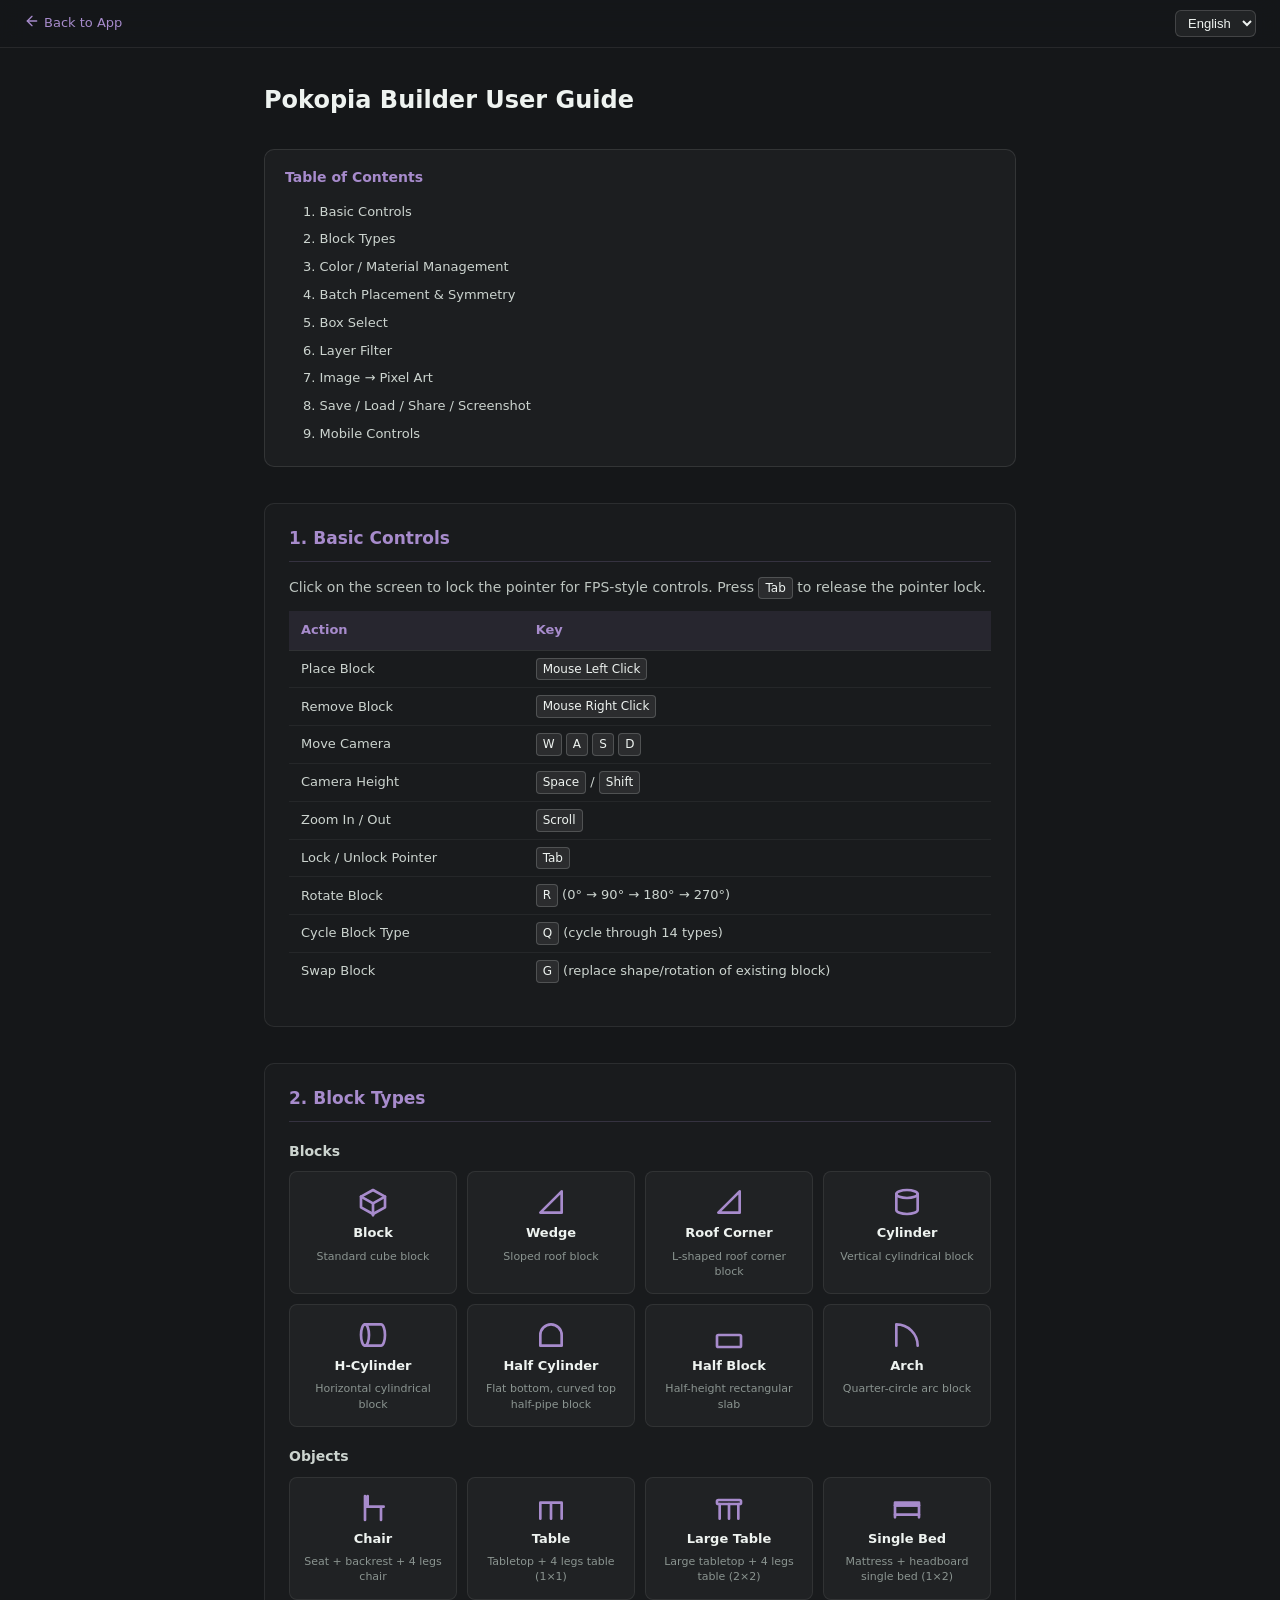
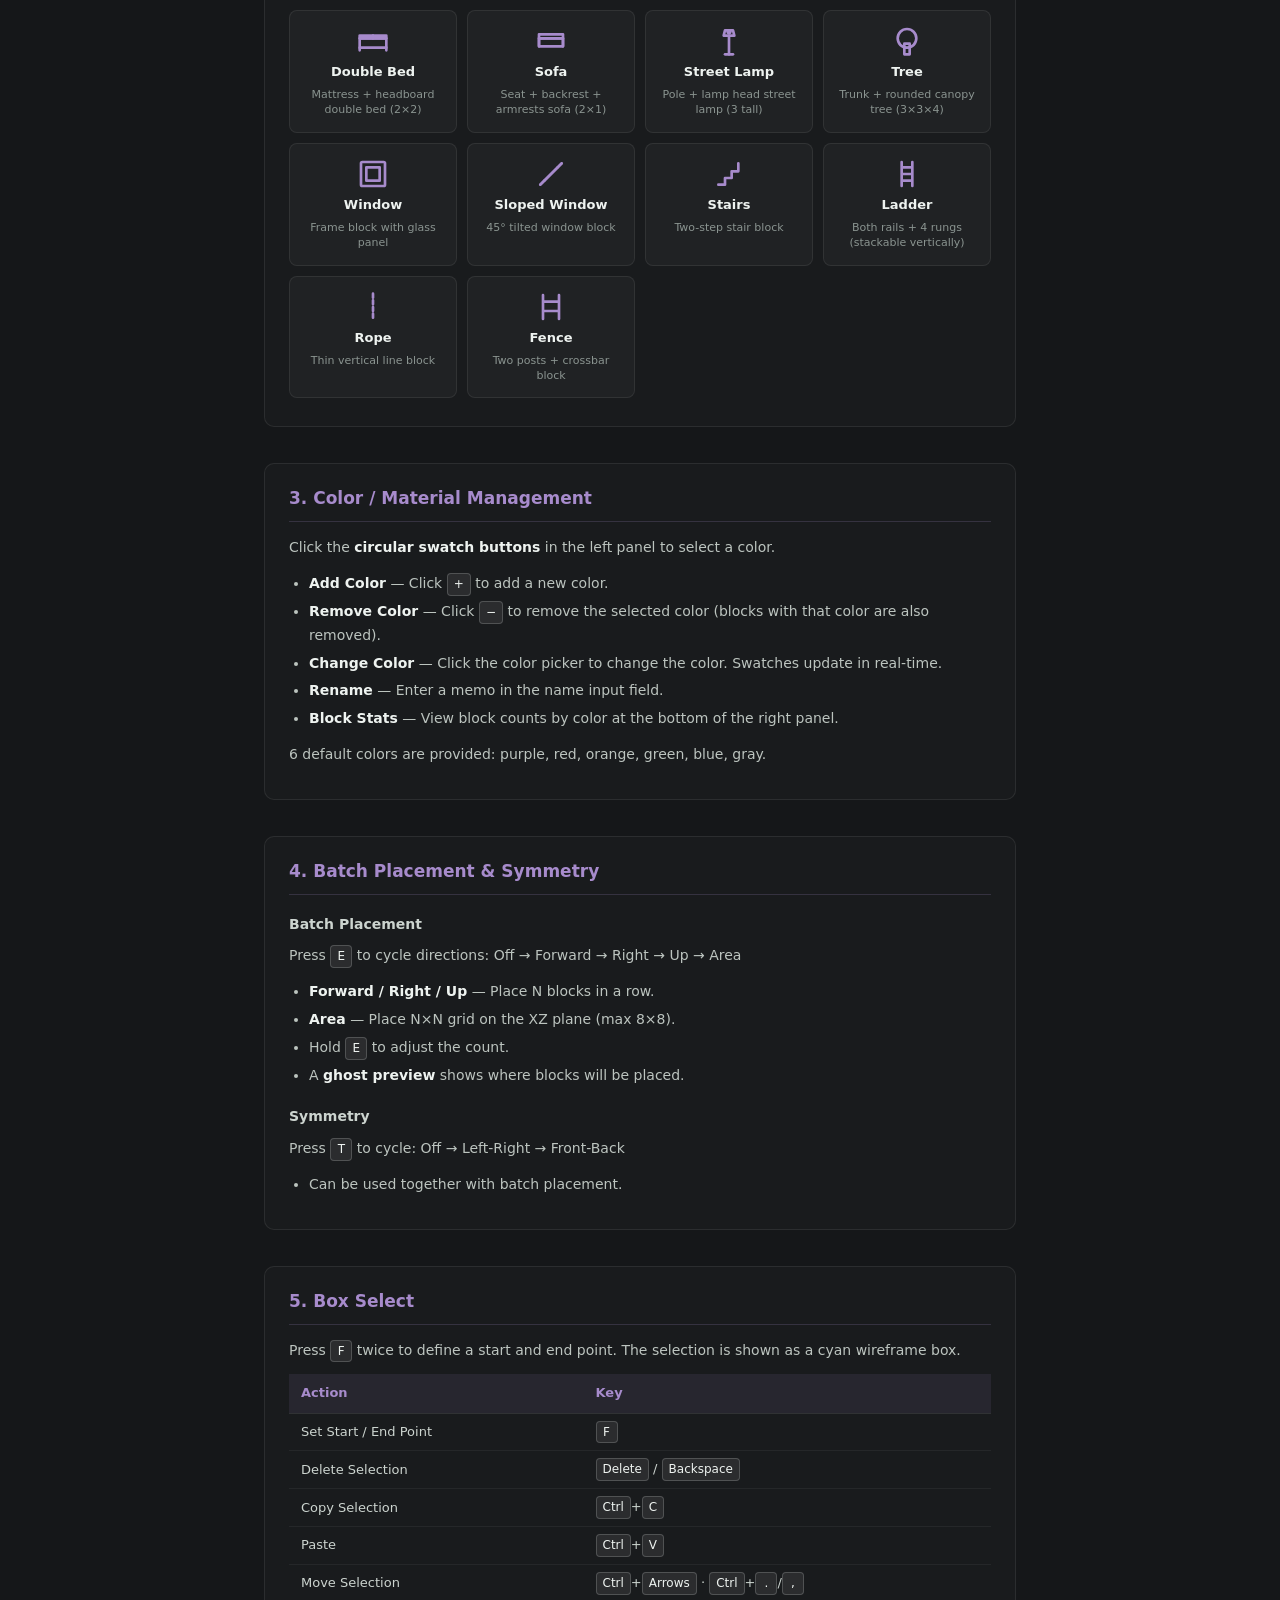
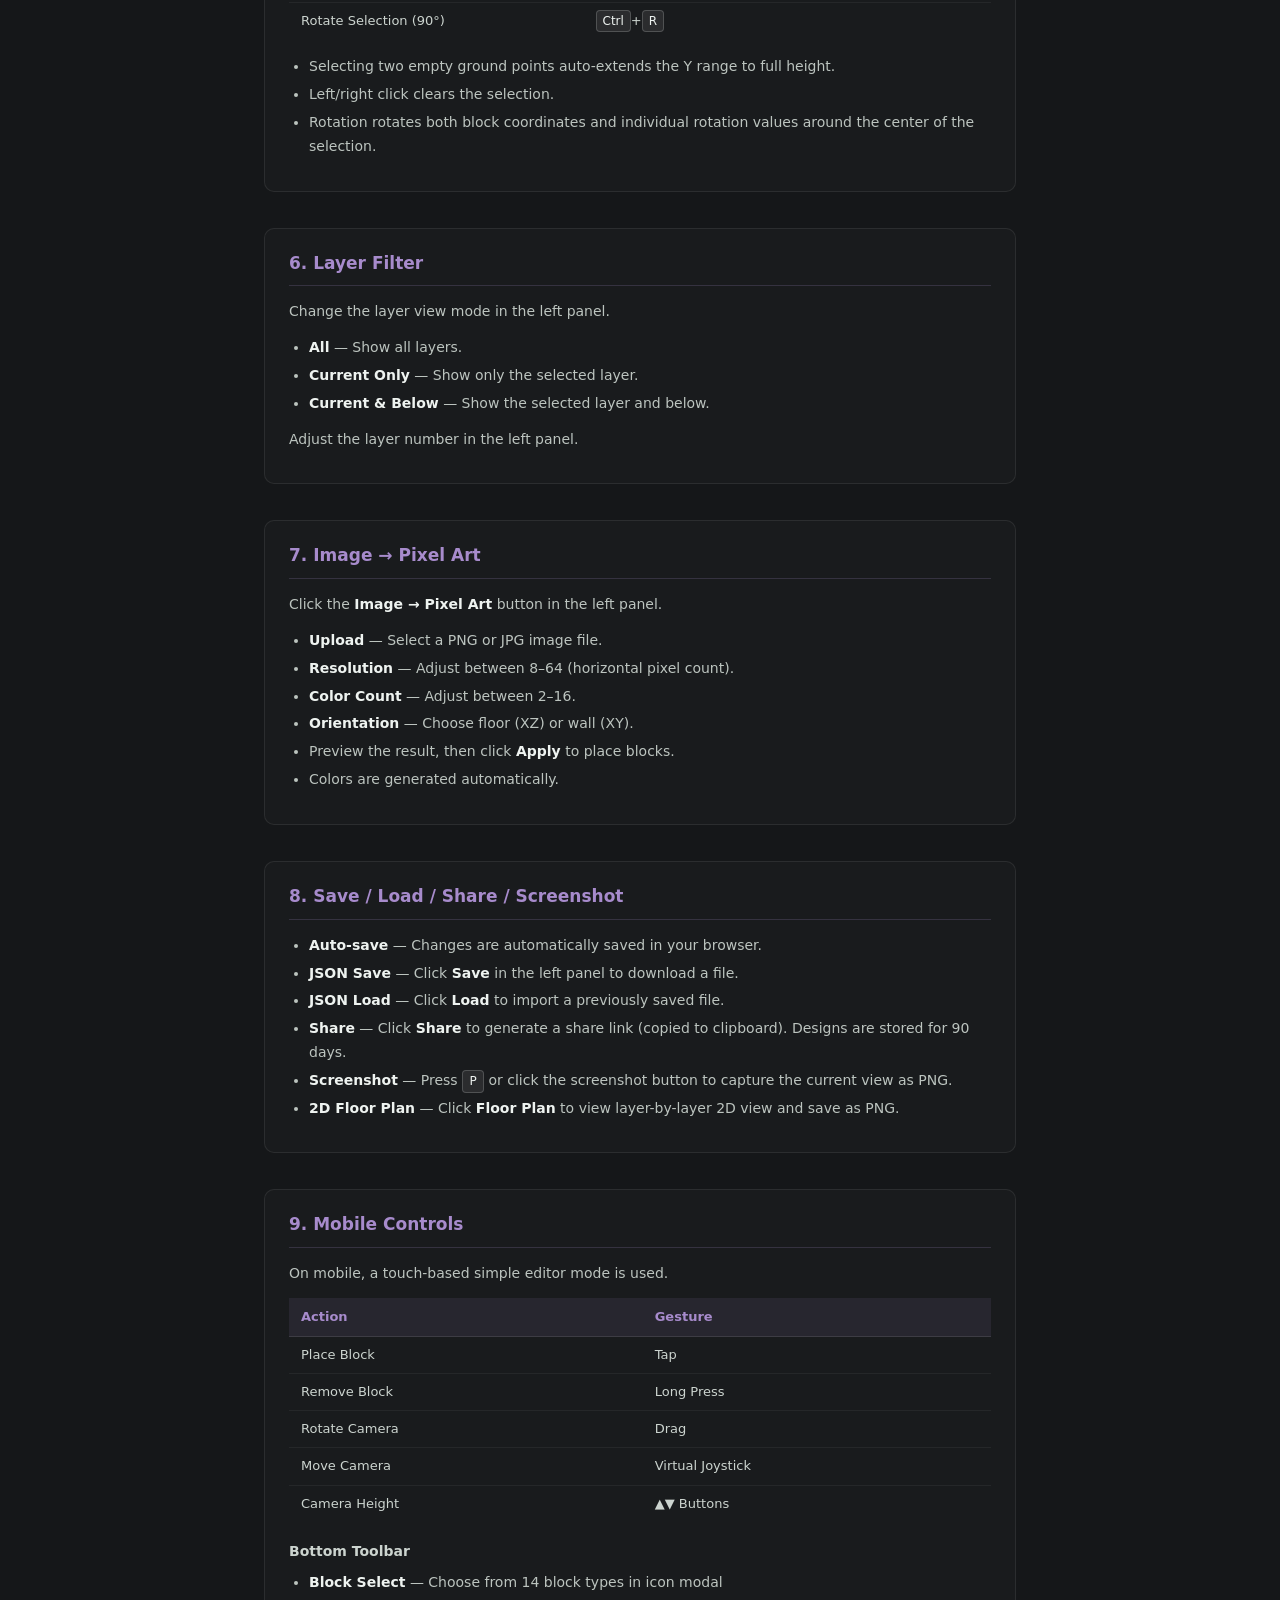
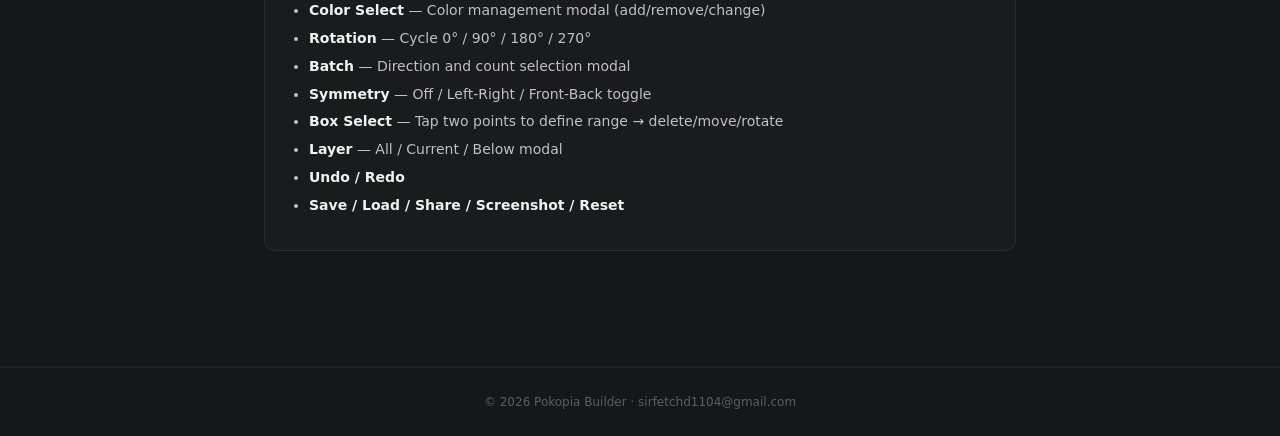
<file: guide.html>
<!doctype html>
<html lang="en">
  <head>
    <meta charset="UTF-8" />
    <meta name="viewport" content="width=device-width, initial-scale=1.0" />
    <title>Pokopia Builder — Guide</title>
    <meta name="description" content="Pokopia Builder usage guide. Learn how to use all features including 14 block types, batch placement, symmetry, box select, pixel art, and more." />
    <meta name="theme-color" content="#151719" />
    <link rel="icon" href="./src/images/favicon.png" type="image/png" />
    <style>
      *, *::before, *::after { box-sizing: border-box; }
      html { scroll-behavior: smooth; scrollbar-width: thin; scrollbar-color: rgba(255,255,255,0.15) transparent; }
      html::-webkit-scrollbar { width: 5px; }
      html::-webkit-scrollbar-track { background: transparent; }
      html::-webkit-scrollbar-thumb { background: rgba(255,255,255,0.15); border-radius: 3px; }
      html::-webkit-scrollbar-thumb:hover { background: rgba(255,255,255,0.3); }
      html, body {
        margin: 0;
        padding: 0;
        background: #151719;
        color: #eef3f0;
        font-family: Inter, "Segoe UI", system-ui, -apple-system, BlinkMacSystemFont, sans-serif;
        font-size: 14px;
        line-height: 1.7;
      }

      /* ── Header ── */
      .guide-header {
        position: sticky;
        top: 0;
        z-index: 100;
        display: flex;
        align-items: center;
        justify-content: space-between;
        padding: 10px 24px;
        background: rgba(21, 23, 25, 0.92);
        border-bottom: 1px solid rgba(255,255,255,0.08);
        backdrop-filter: blur(12px);
      }
      .guide-header a {
        color: #a78bcc;
        text-decoration: none;
        font-size: 13px;
        font-weight: 500;
      }
      .guide-header a:hover { text-decoration: underline; }
      .guide-header select {
        padding: 4px 8px;
        border: 1px solid rgba(255,255,255,0.15);
        border-radius: 6px;
        background: rgba(255,255,255,0.06);
        color: #eef3f0;
        font-size: 13px;
        cursor: pointer;
      }
      .guide-header select option {
        color: rgb(48, 48, 48);
      }

      /* ── Main ── */
      .guide-main {
        max-width: 800px;
        margin: 0 auto;
        padding: 32px 24px 80px;
      }
      .guide-main > h1 {
        margin: 0 0 28px;
        font-size: 24px;
        font-weight: 700;
        color: #eef3f0;
      }

      /* ── TOC ── */
      #guideToc {
        margin-bottom: 36px;
        padding: 16px 20px;
        border: 1px solid rgba(255,255,255,0.1);
        border-radius: 10px;
        background: rgba(255,255,255,0.03);
      }
      #guideToc h2 {
        margin: 0 0 10px;
        font-size: 14px;
        font-weight: 600;
        color: #a78bcc;
      }
      #guideToc ul {
        margin: 0;
        padding-left: 18px;
        list-style: none;
      }
      #guideToc li { margin: 4px 0; }
      #guideToc a {
        color: #ccd4cf;
        text-decoration: none;
        font-size: 13px;
        transition: color 120ms;
      }
      #guideToc a:hover { color: #a78bcc; }

      /* ── Sections ── */
      .guide-section {
        margin-bottom: 36px;
        padding: 20px 24px;
        border: 1px solid rgba(255,255,255,0.08);
        border-radius: 10px;
        background: rgba(255,255,255,0.02);
      }
      .guide-section h2 {
        margin: 0 0 14px;
        font-size: 17px;
        font-weight: 700;
        color: #a78bcc;
        border-bottom: 1px solid rgba(167,139,204,0.2);
        padding-bottom: 8px;
      }
      .guide-section h4 {
        margin: 18px 0 8px;
        font-size: 14px;
        font-weight: 600;
        color: #ccd4cf;
      }
      .guide-section p {
        margin: 0 0 12px;
        color: #bcc4bf;
      }
      .guide-section ul {
        margin: 0 0 12px;
        padding-left: 20px;
      }
      .guide-section li {
        margin: 4px 0;
        color: #bcc4bf;
      }
      .guide-section strong { color: #eef3f0; }

      /* ── Tables ── */
      .guide-table {
        width: 100%;
        border-collapse: collapse;
        margin: 10px 0 16px;
        font-size: 13px;
      }
      .guide-table th {
        text-align: left;
        padding: 8px 12px;
        background: rgba(167,139,204,0.1);
        color: #a78bcc;
        font-weight: 600;
        border-bottom: 1px solid rgba(255,255,255,0.1);
      }
      .guide-table td {
        padding: 7px 12px;
        border-bottom: 1px solid rgba(255,255,255,0.05);
        color: #ccd4cf;
      }
      .guide-table tr:last-child td { border-bottom: none; }

      /* ── kbd ── */
      kbd {
        display: inline-block;
        min-width: 22px;
        padding: 2px 6px;
        border: 1px solid rgba(255,255,255,0.18);
        border-radius: 4px;
        background: rgba(255,255,255,0.08);
        color: #eef3f0;
        font-family: inherit;
        font-size: 12px;
        text-align: center;
        line-height: 1.4;
      }

      /* ── Block Grid ── */
      .guide-blocks-grid {
        display: grid;
        grid-template-columns: repeat(auto-fill, minmax(160px, 1fr));
        gap: 10px;
        margin: 8px 0;
      }
      .guide-block-card {
        display: flex;
        flex-direction: column;
        align-items: center;
        gap: 4px;
        padding: 14px 10px;
        border: 1px solid rgba(255,255,255,0.08);
        border-radius: 8px;
        background: rgba(255,255,255,0.03);
        text-align: center;
      }
      .guide-block-card svg { color: #a78bcc; }
      .guide-block-card strong {
        font-size: 13px;
        color: #eef3f0;
      }
      .guide-block-desc {
        font-size: 11px;
        color: #8a9490;
        line-height: 1.4;
      }

      /* ── Footer ── */
      .guide-footer {
        text-align: center;
        padding: 24px;
        font-size: 12px;
        color: rgba(255,255,255,0.3);
        border-top: 1px solid rgba(255,255,255,0.06);
      }

      /* ── Mobile ── */
      @media (max-width: 600px) {
        .guide-main { padding: 20px 14px 60px; }
        .guide-main > h1 { font-size: 20px; }
        .guide-section { padding: 16px; }
        .guide-blocks-grid { grid-template-columns: repeat(2, 1fr); }
        .guide-table { font-size: 12px; }
        .guide-table th, .guide-table td { padding: 6px 8px; }
      }
    </style>
  </head>
  <body>
    <header class="guide-header">
      <a id="guideBackLink" href="./index.html"><svg width="16" height="16" viewBox="0 0 24 24" fill="none" stroke="currentColor" stroke-width="2" stroke-linecap="round" stroke-linejoin="round" style="vertical-align:-2px;margin-right:4px"><path d="M19 12H5"/><polyline points="12 19 5 12 12 5"/></svg>Back to App</a>
      <select id="guideLangSelect">
        <option value="ko">한국어</option>
        <option value="en">English</option>
        <option value="ja">日本語</option>
      </select>
    </header>

    <main class="guide-main">
      <h1 id="guidePageTitle">Pokopia Builder User Guide</h1>
      <nav id="guideToc"></nav>
      <div id="guideContent"></div>
    </main>

    <footer class="guide-footer">
      © 2026 Pokopia Builder · sirfetchd1104@gmail.com
    </footer>

    <script type="module" src="./src/guide.js"></script>
  </body>
</html>
</file>
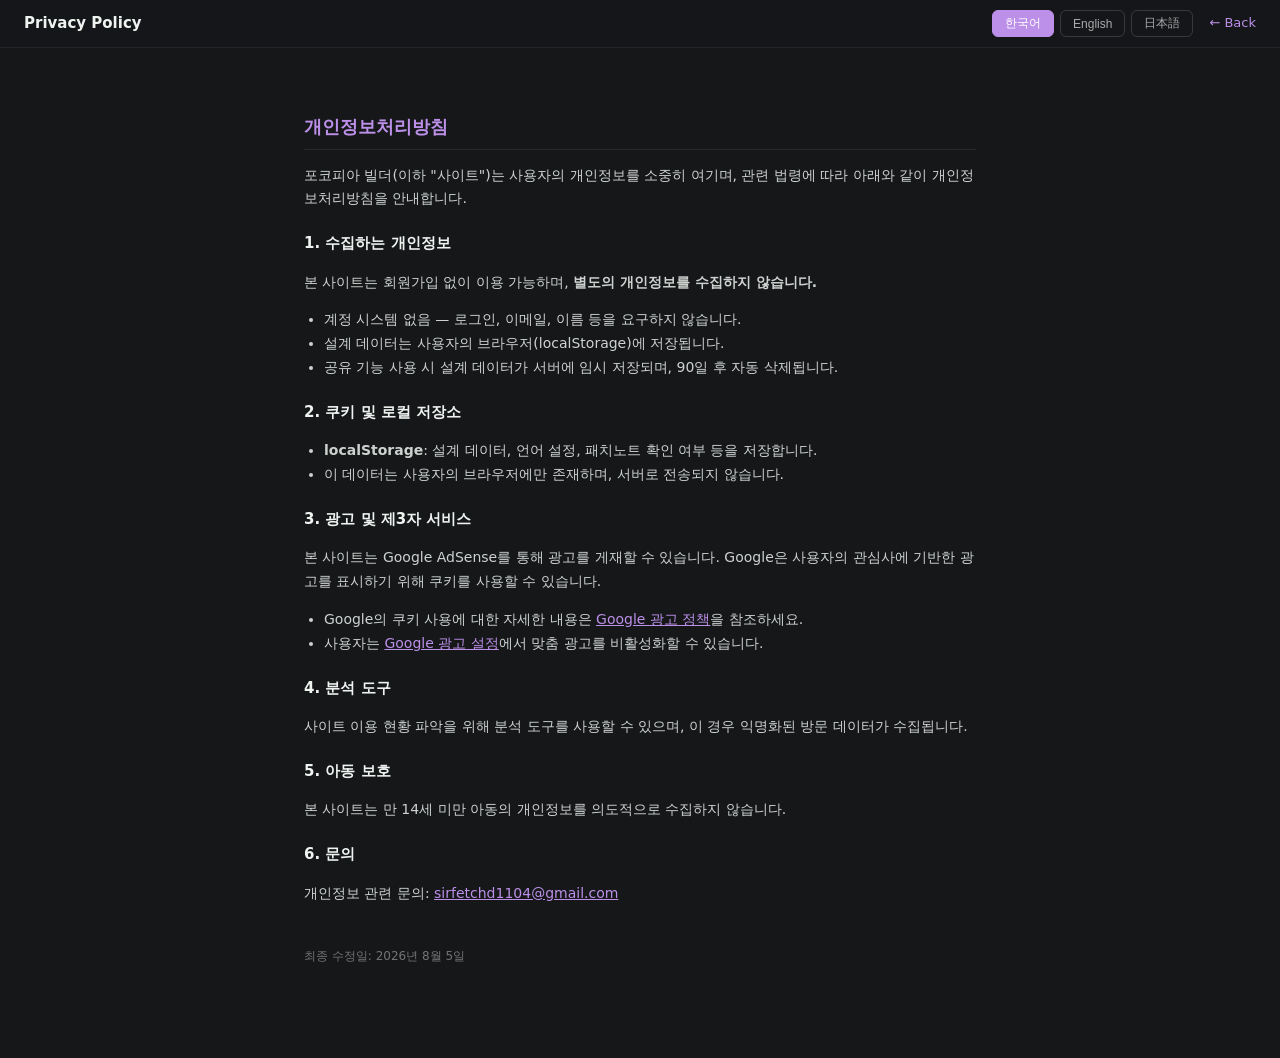
<file: privacy.html>
<!doctype html>
<html lang="ko">
  <head>
    <meta charset="UTF-8" />
    <meta name="viewport" content="width=device-width, initial-scale=1.0" />
    <title>Pokopia Builder — Privacy Policy</title>
    <meta name="description" content="Pokopia Builder 개인정보처리방침 / Privacy Policy" />
    <meta name="theme-color" content="#151719" />
    <link rel="icon" href="./src/images/favicon.png" type="image/png" />
    <style>
      *, *::before, *::after { box-sizing: border-box; }
      html, body {
        margin: 0;
        padding: 0;
        background: #151719;
        color: #eef3f0;
        font-family: Inter, "Segoe UI", system-ui, -apple-system, BlinkMacSystemFont, sans-serif;
        font-size: 14px;
        line-height: 1.7;
      }
      .header {
        position: sticky;
        top: 0;
        z-index: 100;
        display: flex;
        align-items: center;
        justify-content: space-between;
        padding: 10px 24px;
        background: rgba(21, 23, 25, 0.92);
        backdrop-filter: blur(8px);
        border-bottom: 1px solid rgba(255,255,255,0.06);
      }
      .header a { color: #bc90e9; text-decoration: none; font-size: 13px; }
      .header a:hover { text-decoration: underline; }
      .header h1 { margin: 0; font-size: 15px; font-weight: 600; }
      .lang-tabs { display: flex; gap: 6px; }
      .lang-tab {
        padding: 4px 12px;
        border: 1px solid rgba(255,255,255,0.15);
        border-radius: 6px;
        background: transparent;
        color: #aaa;
        font-size: 12px;
        cursor: pointer;
      }
      .lang-tab.active { background: #bc90e9; color: #fff; border-color: #bc90e9; }
      .container {
        max-width: 720px;
        margin: 0 auto;
        padding: 32px 24px 80px;
      }
      h2 { color: #bc90e9; font-size: 18px; margin: 32px 0 12px; border-bottom: 1px solid rgba(255,255,255,0.08); padding-bottom: 6px; }
      h3 { font-size: 15px; margin: 20px 0 8px; }
      p, li { color: rgba(238,243,240,0.85); }
      ul { padding-left: 20px; }
      a { color: #bc90e9; }
      .section { display: none; }
      .section.active { display: block; }
      .updated { color: rgba(255,255,255,0.4); font-size: 12px; margin-top: 40px; }
    </style>
  </head>
  <body>
    <div class="header">
      <h1>Privacy Policy</h1>
      <div style="display:flex;align-items:center;gap:16px;">
        <div class="lang-tabs">
          <button class="lang-tab active" data-lang="ko">한국어</button>
          <button class="lang-tab" data-lang="en">English</button>
          <button class="lang-tab" data-lang="ja">日本語</button>
        </div>
        <a href="./">← Back</a>
      </div>
    </div>

    <div class="container">
      <!-- Korean -->
      <div class="section active" id="ko">
        <h2>개인정보처리방침</h2>
        <p>포코피아 빌더(이하 "사이트")는 사용자의 개인정보를 소중히 여기며, 관련 법령에 따라 아래와 같이 개인정보처리방침을 안내합니다.</p>

        <h3>1. 수집하는 개인정보</h3>
        <p>본 사이트는 회원가입 없이 이용 가능하며, <strong>별도의 개인정보를 수집하지 않습니다.</strong></p>
        <ul>
          <li>계정 시스템 없음 — 로그인, 이메일, 이름 등을 요구하지 않습니다.</li>
          <li>설계 데이터는 사용자의 브라우저(localStorage)에 저장됩니다.</li>
          <li>공유 기능 사용 시 설계 데이터가 서버에 임시 저장되며, 90일 후 자동 삭제됩니다.</li>
        </ul>

        <h3>2. 쿠키 및 로컬 저장소</h3>
        <ul>
          <li><strong>localStorage</strong>: 설계 데이터, 언어 설정, 패치노트 확인 여부 등을 저장합니다.</li>
          <li>이 데이터는 사용자의 브라우저에만 존재하며, 서버로 전송되지 않습니다.</li>
        </ul>

        <h3>3. 광고 및 제3자 서비스</h3>
        <p>본 사이트는 Google AdSense를 통해 광고를 게재할 수 있습니다. Google은 사용자의 관심사에 기반한 광고를 표시하기 위해 쿠키를 사용할 수 있습니다.</p>
        <ul>
          <li>Google의 쿠키 사용에 대한 자세한 내용은 <a href="https://policies.google.com/technologies/ads" target="_blank">Google 광고 정책</a>을 참조하세요.</li>
          <li>사용자는 <a href="https://adssettings.google.com/" target="_blank">Google 광고 설정</a>에서 맞춤 광고를 비활성화할 수 있습니다.</li>
        </ul>

        <h3>4. 분석 도구</h3>
        <p>사이트 이용 현황 파악을 위해 분석 도구를 사용할 수 있으며, 이 경우 익명화된 방문 데이터가 수집됩니다.</p>

        <h3>5. 아동 보호</h3>
        <p>본 사이트는 만 14세 미만 아동의 개인정보를 의도적으로 수집하지 않습니다.</p>

        <h3>6. 문의</h3>
        <p>개인정보 관련 문의: <a href="mailto:sirfetchd1104@gmail.com">sirfetchd1104@gmail.com</a></p>

        <p class="updated">최종 수정일: 2026년 8월 5일</p>
      </div>

      <!-- English -->
      <div class="section" id="en">
        <h2>Privacy Policy</h2>
        <p>Pokopia Builder ("the Site") values your privacy and provides the following privacy policy.</p>

        <h3>1. Information We Collect</h3>
        <p>This site can be used without registration. <strong>We do not collect any personal information.</strong></p>
        <ul>
          <li>No account system — we do not ask for login, email, or name.</li>
          <li>Design data is stored in your browser's localStorage.</li>
          <li>When using the share feature, design data is temporarily stored on our server and automatically deleted after 90 days.</li>
        </ul>

        <h3>2. Cookies & Local Storage</h3>
        <ul>
          <li><strong>localStorage</strong>: Stores design data, language preference, and patch notes status.</li>
          <li>This data exists only in your browser and is not transmitted to any server.</li>
        </ul>

        <h3>3. Advertising & Third-Party Services</h3>
        <p>This site may display ads through Google AdSense. Google may use cookies to show ads based on your interests.</p>
        <ul>
          <li>For details on Google's cookie usage, see <a href="https://policies.google.com/technologies/ads" target="_blank">Google Advertising Policies</a>.</li>
          <li>You can opt out of personalized ads at <a href="https://adssettings.google.com/" target="_blank">Google Ad Settings</a>.</li>
        </ul>

        <h3>4. Analytics</h3>
        <p>We may use analytics tools to understand site usage, in which case anonymized visit data may be collected.</p>

        <h3>5. Children's Privacy</h3>
        <p>This site does not intentionally collect personal information from children under 14.</p>

        <h3>6. Contact</h3>
        <p>Privacy inquiries: <a href="mailto:sirfetchd1104@gmail.com">sirfetchd1104@gmail.com</a></p>

        <p class="updated">Last updated: August 5, 2026</p>
      </div>

      <!-- Japanese -->
      <div class="section" id="ja">
        <h2>プライバシーポリシー</h2>
        <p>ポコピアビルダー（以下「本サイト」）は、ユーザーのプライバシーを尊重し、以下のプライバシーポリシーを定めます。</p>

        <h3>1. 収集する個人情報</h3>
        <p>本サイトは会員登録なしで利用可能であり、<strong>個人情報を収集しません。</strong></p>
        <ul>
          <li>アカウントシステムなし — ログイン、メール、名前を要求しません。</li>
          <li>設計データはユーザーのブラウザ（localStorage）に保存されます。</li>
          <li>共有機能使用時、設計データがサーバーに一時保存され、90日後に自動削除されます。</li>
        </ul>

        <h3>2. Cookieとローカルストレージ</h3>
        <ul>
          <li><strong>localStorage</strong>：設計データ、言語設定、パッチノート確認状況などを保存します。</li>
          <li>このデータはユーザーのブラウザにのみ存在し、サーバーには送信されません。</li>
        </ul>

        <h3>3. 広告と第三者サービス</h3>
        <p>本サイトはGoogle AdSenseを通じて広告を掲載する場合があります。Googleはユーザーの興味に基づく広告を表示するためにCookieを使用することがあります。</p>
        <ul>
          <li>GoogleのCookie使用の詳細は<a href="https://policies.google.com/technologies/ads" target="_blank">Google広告ポリシー</a>をご参照ください。</li>
          <li><a href="https://adssettings.google.com/" target="_blank">Google広告設定</a>でパーソナライズ広告を無効にできます。</li>
        </ul>

        <h3>4. アクセス解析</h3>
        <p>サイト利用状況の把握のためにアクセス解析ツールを使用する場合があり、匿名化された訪問データが収集されることがあります。</p>

        <h3>5. お子様のプライバシー</h3>
        <p>本サイトは14歳未満のお子様の個人情報を意図的に収集しません。</p>

        <h3>6. お問い合わせ</h3>
        <p>プライバシーに関するお問い合わせ：<a href="mailto:sirfetchd1104@gmail.com">sirfetchd1104@gmail.com</a></p>

        <p class="updated">最終更新日：2026年8月5日</p>
      </div>
    </div>

    <script>
      document.querySelectorAll(".lang-tab").forEach(btn => {
        btn.addEventListener("click", () => {
          document.querySelectorAll(".lang-tab").forEach(b => b.classList.remove("active"));
          document.querySelectorAll(".section").forEach(s => s.classList.remove("active"));
          btn.classList.add("active");
          document.getElementById(btn.dataset.lang).classList.add("active");
        });
      });
    </script>
  </body>
</html>
</file>
